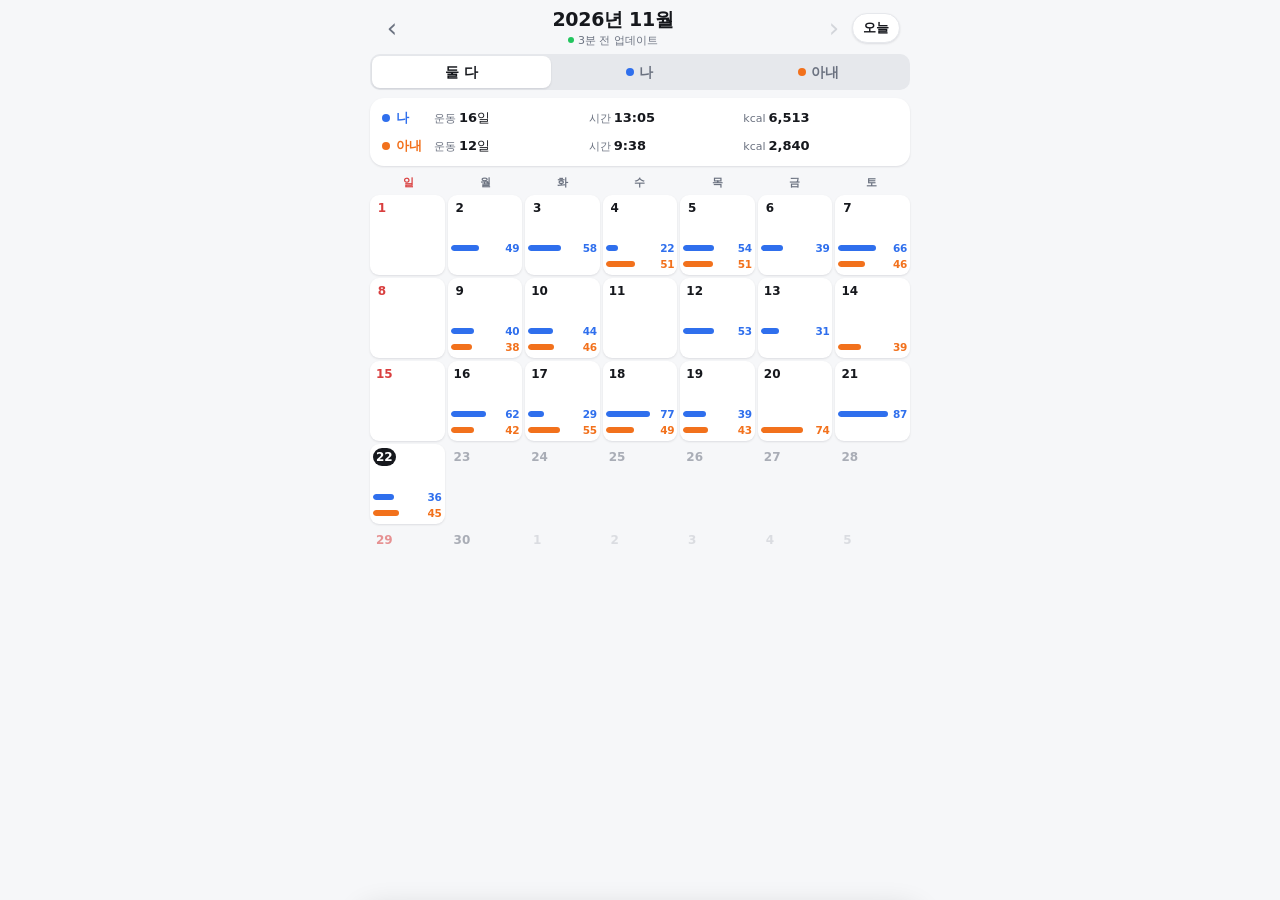
<file: mockup/index.html>
<!doctype html>
<html lang="ko">
<head>
  <meta charset="utf-8">
  <meta name="viewport" content="width=device-width, initial-scale=1, viewport-fit=cover">
  <meta name="robots" content="noindex, nofollow">
  <meta name="apple-mobile-web-app-capable" content="yes">
  <meta name="apple-mobile-web-app-status-bar-style" content="default">
  <meta name="apple-mobile-web-app-title" content="운동보드">
  <meta name="theme-color" content="#f6f7f9" media="(prefers-color-scheme: light)">
  <meta name="theme-color" content="#0e0f12" media="(prefers-color-scheme: dark)">
  <title>workoutBoard · 디자인 목업</title>
  <link rel="stylesheet" href="style.css">
</head>
<body>
  <div class="app" id="app">
    <header class="top">
      <div class="title-row">
        <button class="icon-btn" id="prev" aria-label="이전 달">‹</button>
        <div class="title">
          <h1 id="month-title">2026년 11월</h1>
          <p class="synced" id="synced">3분 전 업데이트</p>
        </div>
        <button class="icon-btn" id="next" aria-label="다음 달">›</button>
        <button class="today-btn" id="today">오늘</button>
      </div>
      <div class="segmented" role="tablist" id="filter">
        <button data-f="both" class="on">둘 다</button>
        <button data-f="me"><i class="sw me"></i>나</button>
        <button data-f="wife"><i class="sw wife"></i>아내</button>
      </div>
    </header>

    <section class="summary" id="summary"></section>

    <main class="cal">
      <div class="weekdays">
        <span class="sun">일</span><span>월</span><span>화</span><span>수</span><span>목</span><span>금</span><span>토</span>
      </div>
      <div class="grid" id="grid"></div>
    </main>

  </div>

  <!-- 날짜 상세 바텀시트 -->
  <div class="backdrop" id="backdrop"></div>
  <section class="sheet" id="sheet" aria-hidden="true">
    <div class="grabber"></div>
    <div class="sheet-head">
      <button class="icon-btn" id="day-prev" aria-label="전날">‹</button>
      <h2 id="sheet-title"></h2>
      <button class="icon-btn" id="day-next" aria-label="다음날">›</button>
      <button class="close" id="close" aria-label="닫기">✕</button>
    </div>
    <div class="sheet-body" id="sheet-body"></div>
  </section>

  <!-- 키 입력 화면 -->
  <section class="gate" id="gate" hidden>
    <div class="gate-card">
      <div class="logo">🏃‍♂️🧘‍♀️</div>
      <h1>운동보드</h1>
      <p>공유 키를 입력하면 이 기기에서는<br>다음부터 바로 열려요.</p>
      <form id="gate-form">
        <input id="gate-key" type="password" inputmode="text" autocomplete="current-password" placeholder="공유 키" aria-label="공유 키">
        <p class="gate-err" id="gate-err" hidden>키가 맞지 않아요. 다시 확인해 주세요.</p>
        <button type="submit">열기</button>
      </form>
    </div>
  </section>

  <!-- 목업 전용: ?demo=1 일 때만 보이는 다크 모드 전환 -->
  <div class="demo" id="demo" hidden>
    <button id="demo-theme">🌓</button>
  </div>

  <script type="module" src="app.js"></script>
</body>
</html>
</file>
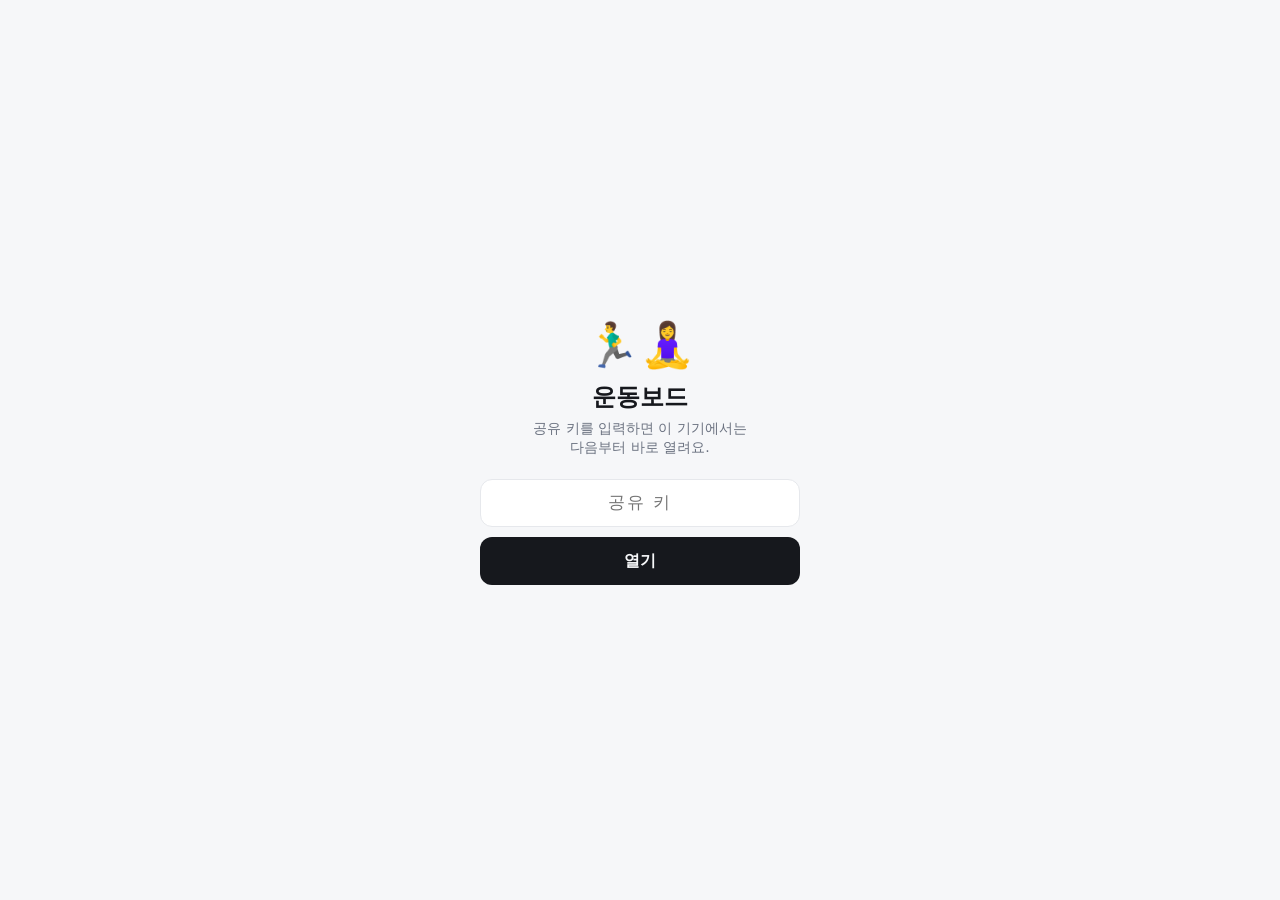
<file: web/index.html>
<!doctype html>
<html lang="ko">
<head>
  <meta charset="utf-8">
  <meta name="viewport" content="width=device-width, initial-scale=1, viewport-fit=cover">
  <meta name="robots" content="noindex, nofollow">
  <meta name="apple-mobile-web-app-capable" content="yes">
  <meta name="mobile-web-app-capable" content="yes">
  <meta name="apple-mobile-web-app-status-bar-style" content="default">
  <meta name="apple-mobile-web-app-title" content="운동보드">
  <meta name="theme-color" content="#f6f7f9" media="(prefers-color-scheme: light)">
  <meta name="theme-color" content="#0e0f12" media="(prefers-color-scheme: dark)">
  <title>운동보드</title>
  <link rel="manifest" href="manifest.webmanifest">
  <link rel="apple-touch-icon" href="icons/apple-touch-icon.png">
  <link rel="icon" type="image/png" href="icons/icon-192.png">
  <link rel="stylesheet" href="style.css">
</head>
<body>
  <div class="app" id="app">
    <header class="top">
      <div class="title-row">
        <button class="icon-btn" id="prev" aria-label="이전 달">‹</button>
        <div class="title">
          <h1 id="month-title"></h1>
          <button class="synced" id="synced" aria-label="지금 새로 고침"></button>
          <p class="notice" id="notice" hidden>이 기기에 키를 저장하지 못했어요</p>
        </div>
        <button class="icon-btn" id="next" aria-label="다음 달">›</button>
        <button class="today-btn" id="today">오늘</button>
      </div>
      <div class="segmented" role="tablist" id="filter"></div>
    </header>

    <section class="summary" id="summary"></section>

    <main class="cal">
      <div class="weekdays">
        <span class="sun">일</span><span>월</span><span>화</span><span>수</span><span>목</span><span>금</span><span>토</span>
      </div>
      <div class="grid" id="grid"></div>
    </main>
  </div>

  <!-- 날짜 상세 바텀시트 -->
  <div class="backdrop" id="backdrop"></div>
  <section class="sheet" id="sheet" aria-hidden="true">
    <div class="grabber"></div>
    <div class="sheet-head">
      <button class="icon-btn" id="day-prev" aria-label="전날">‹</button>
      <h2 id="sheet-title"></h2>
      <button class="icon-btn" id="day-next" aria-label="다음날">›</button>
      <button class="close" id="close" aria-label="닫기">✕</button>
    </div>
    <div class="sheet-body" id="sheet-body"></div>
  </section>

  <!-- 키 입력 화면 -->
  <section class="gate" id="gate" hidden>
    <div class="gate-card">
      <div class="logo">🏃‍♂️🧘‍♀️</div>
      <h1>운동보드</h1>
      <p>공유 키를 입력하면 이 기기에서는<br>다음부터 바로 열려요.</p>
      <form id="gate-form">
        <input id="gate-key" type="password" inputmode="text" autocomplete="current-password" placeholder="공유 키" aria-label="공유 키">
        <p class="gate-err" id="gate-err" hidden></p>
        <button type="submit" id="gate-btn">열기</button>
      </form>
    </div>
  </section>

  <script type="module" src="app.js"></script>
</body>
</html>
</file>
<file: mockup/style.css>
/* workoutBoard 디자인 목업
   기준 기기: iPhone SE 2세대 375×667 / iPhone 12 Pro 390×844 */

:root {
  --bg: #f6f7f9;
  --card: #ffffff;
  --text: #16181d;
  --sub: #6b7280;
  --faint: #e6e8ec;
  --cell: #ffffff;
  --sun: #d93f3f;
  --me: #2f6fed;
  --me-soft: rgba(47, 111, 237, .14);
  --wife: #f2711c;
  --wife-soft: rgba(242, 113, 28, .15);
  --today: #16181d;
  --today-text: #ffffff;
  --shadow: 0 1px 2px rgba(16, 24, 40, .06), 0 1px 3px rgba(16, 24, 40, .05);
  --sheet-shadow: 0 -8px 30px rgba(0, 0, 0, .16);
  --sat: env(safe-area-inset-top, 0px);
  --sab: env(safe-area-inset-bottom, 0px);
  color-scheme: light;
}

@media (prefers-color-scheme: dark) {
  :root:not([data-theme="light"]) {
    --bg: #0e0f12; --card: #191b20; --text: #f1f2f4; --sub: #9198a4; --faint: #2a2d34; --cell: #15171b;
    --sun: #ff6b6b; --me: #5b8eff; --me-soft: rgba(91, 142, 255, .2); --wife: #ff8c42; --wife-soft: rgba(255, 140, 66, .2);
    --today: #f1f2f4; --today-text: #0e0f12; --shadow: none; --sheet-shadow: 0 -8px 30px rgba(0, 0, 0, .6);
    color-scheme: dark;
  }
}
:root[data-theme="dark"] {
  --bg: #0e0f12; --card: #191b20; --text: #f1f2f4; --sub: #9198a4; --faint: #2a2d34; --cell: #15171b;
  --sun: #ff6b6b; --me: #5b8eff; --me-soft: rgba(91, 142, 255, .2); --wife: #ff8c42; --wife-soft: rgba(255, 140, 66, .2);
  --today: #f1f2f4; --today-text: #0e0f12; --shadow: none; --sheet-shadow: 0 -8px 30px rgba(0, 0, 0, .6);
  color-scheme: dark;
}

* { box-sizing: border-box; margin: 0; padding: 0; }
html, body { height: 100%; }
body {
  background: var(--bg);
  color: var(--text);
  font: 15px/1.35 -apple-system, BlinkMacSystemFont, "Apple SD Gothic Neo", "Pretendard", system-ui, sans-serif;
  -webkit-font-smoothing: antialiased;
  -webkit-tap-highlight-color: transparent;
  -webkit-text-size-adjust: 100%;
  font-variant-numeric: tabular-nums;
  overscroll-behavior-y: none;
}
button { font: inherit; color: inherit; background: none; border: 0; cursor: pointer; }

/* ── 전체 레이아웃: 화면 높이에 맞춰 달력이 늘었다 줄었다 한다 ── */
.app {
  min-height: 100dvh;
  display: flex;
  flex-direction: column;
  padding: calc(var(--sat) + 6px) max(10px, env(safe-area-inset-right)) calc(var(--sab) + 10px) max(10px, env(safe-area-inset-left));
  max-width: 560px;
  margin: 0 auto;
  gap: 8px;
}

/* ── 헤더 ── */
.title-row { display: flex; align-items: center; gap: 2px; min-height: 44px; }
.title { flex: 1; text-align: center; }
.title h1 { font-size: 19px; font-weight: 700; letter-spacing: -.3px; }
.synced { font-size: 11px; color: var(--sub); margin-top: 1px; }
.synced::before { content: ""; display: inline-block; width: 6px; height: 6px; border-radius: 50%; background: #22c55e; margin-right: 4px; vertical-align: 1px; }
.icon-btn {
  width: 44px; height: 44px; border-radius: 12px;
  font-size: 26px; line-height: 1; color: var(--sub);
  display: grid; place-items: center;
}
.icon-btn:active { background: var(--faint); }
.today-btn {
  position: absolute; right: max(10px, env(safe-area-inset-right));
  height: 30px; padding: 0 10px; border-radius: 15px;
  font-size: 13px; font-weight: 600; background: var(--card); box-shadow: var(--shadow);
  border: 1px solid var(--faint);
}
.top { position: relative; }
.title-row .today-btn { top: 7px; }
.title-row { padding-right: 54px; padding-left: 0; }

.segmented {
  display: grid; grid-template-columns: repeat(3, 1fr);
  background: var(--faint); border-radius: 10px; padding: 2px; margin-top: 4px;
}
.segmented button {
  height: 32px; border-radius: 8px; font-size: 14px; font-weight: 600; color: var(--sub);
  display: flex; align-items: center; justify-content: center; gap: 5px;
}
.segmented button.on { background: var(--card); color: var(--text); box-shadow: var(--shadow); }
.sw { width: 8px; height: 8px; border-radius: 50%; display: inline-block; }
.sw.me { background: var(--me); }
.sw.wife { background: var(--wife); }

/* ── 달력 ── */
.cal { display: flex; flex-direction: column; }
.weekdays { display: grid; grid-template-columns: repeat(7, 1fr); text-align: center; font-size: 11px; font-weight: 600; color: var(--sub); padding: 2px 0 4px; }
.weekdays .sun { color: var(--sun); }
.grid {
  flex: 1;
  display: grid;
  grid-template-columns: repeat(7, 1fr);
  --cellmin: 52px;
  /* 화면 높이에서 헤더·필터·요약(약 250px)을 뺀 만큼을 주 수로 나눈다. 52~80px 사이 */
  grid-template-rows: repeat(var(--rows, 6), clamp(var(--cellmin), calc((100dvh - 252px - var(--sat) - var(--sab)) / var(--rows, 6)), 80px));
  gap: 3px;
}
.day {
  position: relative;
  background: var(--cell);
  border-radius: 9px;
  padding: 4px 3px 4px;
  display: flex; flex-direction: column; align-items: stretch;
  text-align: left; min-width: 0; overflow: hidden;
  box-shadow: var(--shadow);
  transition: transform .08s;
}
.day:active { transform: scale(.96); }
.day.out { background: transparent; box-shadow: none; opacity: .35; }
.day.future { background: transparent; box-shadow: none; }
.day.future .num { color: var(--sub); opacity: .55; }
.day.sel { outline: 2px solid var(--text); outline-offset: -2px; }
.num {
  font-size: 12px; font-weight: 600; line-height: 18px; height: 18px; min-width: 18px;
  align-self: flex-start; text-align: center; border-radius: 9px; padding: 0 3px;
}
.day.sunday .num { color: var(--sun); }
.day.today .num { background: var(--today); color: var(--today-text); }

/* 달력 칸: 사람별 막대 + 분 (A안 확정) */
.bars { margin-top: auto; display: flex; flex-direction: column; gap: 3px; }
.bar { display: flex; align-items: center; gap: 2px; height: 13px; }
.bar .track { flex: 1; height: 6px; border-radius: 3px; background: transparent; overflow: hidden; }
.bar.me .track i { background: var(--me); }
.bar.wife .track i { background: var(--wife); }
.bar .track i { display: block; height: 100%; border-radius: 3px; min-width: 4px; }
.bar b { font-size: 10.5px; font-weight: 600; min-width: 15px; text-align: right; letter-spacing: -.3px; }
.bar.me b { color: var(--me); }
.bar.wife b { color: var(--wife); }
.bar.empty { visibility: hidden; }
.single .bar { height: 18px; }
.single .bar .track { height: 9px; border-radius: 5px; }
.single .bar b { font-size: 12px; }

/* ── 월 요약 ── */
.summary {
  background: var(--card); border-radius: 14px; box-shadow: var(--shadow);
  padding: 8px 12px; display: grid; gap: 4px;
}
.sum-row { display: grid; grid-template-columns: 52px 1fr 1fr 1fr; align-items: center; font-size: 13px; min-height: 24px; }
.sum-row .who { font-weight: 700; display: flex; align-items: center; gap: 6px; }
.sum-row .who.me { color: var(--me); }
.sum-row .who.wife { color: var(--wife); }
.sum-row span { white-space: nowrap; }
.sum-row small { color: var(--sub); font-size: 11px; margin-right: 3px; }
.sum-row strong { font-weight: 700; }

/* ── 바텀시트 ── */
.backdrop { position: fixed; inset: 0; background: rgba(0, 0, 0, .35); opacity: 0; pointer-events: none; transition: opacity .2s; z-index: 10; }
.backdrop.show { opacity: 1; pointer-events: auto; }
.sheet {
  position: fixed; left: 0; right: 0; bottom: 0; z-index: 11;
  max-width: 560px; margin: 0 auto;
  max-height: 74dvh; min-height: 40dvh;
  display: flex; flex-direction: column;
  background: var(--bg); border-radius: 18px 18px 0 0; box-shadow: var(--sheet-shadow);
  transform: translateY(105%); transition: transform .28s cubic-bezier(.2, .8, .2, 1);
  padding-bottom: calc(var(--sab) + 8px);
}
.sheet.show { transform: none; }
.grabber { width: 36px; height: 5px; border-radius: 3px; background: var(--faint); margin: 7px auto 0; }
.sheet-head { display: flex; align-items: center; padding: 0 6px; position: relative; }
.sheet-head h2 { flex: 1; text-align: center; font-size: 17px; font-weight: 700; }
.sheet-head { padding-left: 50px; }
.sheet-head .close {
  position: relative; width: 30px; height: 30px; margin: 0 7px 0 7px; border-radius: 50%;
  background: var(--faint); font-size: 13px; color: var(--sub); flex: none;
}
.sheet-head .close::after { content: ""; position: absolute; inset: -7px; } /* 터치 영역 44pt */
.sheet-body { overflow-y: auto; -webkit-overflow-scrolling: touch; padding: 4px 12px 8px; display: grid; gap: 14px; }

.person h3 { font-size: 14px; font-weight: 700; display: flex; align-items: center; gap: 6px; margin: 2px 2px 6px; }
.person h3 .meta { margin-left: auto; font-size: 12px; color: var(--sub); font-weight: 600; }
.person.me h3 .name { color: var(--me); }
.person.wife h3 .name { color: var(--wife); }
.wk {
  background: var(--card); border-radius: 14px; box-shadow: var(--shadow);
  padding: 10px 12px; display: grid; grid-template-columns: 40px 1fr; gap: 2px 10px; align-items: center;
  border-left: 4px solid transparent;
}
.wk + .wk { margin-top: 6px; }
.person.me .wk { border-left-color: var(--me); }
.person.wife .wk { border-left-color: var(--wife); }
.wk .ico { grid-row: span 2; width: 40px; height: 40px; border-radius: 12px; display: grid; place-items: center; font-size: 22px; }
.person.me .ico { background: var(--me-soft); }
.person.wife .ico { background: var(--wife-soft); }
.wk .name-line { display: flex; align-items: baseline; gap: 6px; min-width: 0; }
.wk .type { font-weight: 700; font-size: 15px; white-space: nowrap; overflow: hidden; text-overflow: ellipsis; }
.wk .time { color: var(--sub); font-size: 12px; margin-left: auto; white-space: nowrap; }
.wk .stats { display: flex; flex-wrap: wrap; gap: 4px 12px; font-size: 13px; }
.wk .stats span { white-space: nowrap; }
.wk .stats em { font-style: normal; color: var(--sub); font-size: 12px; margin-right: 2px; }
.wk .stats .na { color: var(--sub); }
.none { color: var(--sub); font-size: 13px; padding: 10px 12px; background: var(--card); border-radius: 14px; }

/* ── 키 입력 화면 ── */
.gate { position: fixed; inset: 0; z-index: 30; background: var(--bg); display: grid; place-items: center; padding: 24px; }
.gate[hidden] { display: none; }
.gate-card { width: 100%; max-width: 320px; text-align: center; }
.gate .logo { font-size: 44px; }
.gate h1 { font-size: 24px; margin: 6px 0 6px; }
.gate p { color: var(--sub); font-size: 14px; }
.gate form { margin-top: 22px; display: grid; gap: 10px; }
.gate input {
  height: 48px; border-radius: 12px; border: 1px solid var(--faint); background: var(--card); color: var(--text);
  padding: 0 14px; font-size: 17px; text-align: center; letter-spacing: 2px;
}
.gate input:focus { outline: 2px solid var(--me); border-color: transparent; }
.gate .gate-err { color: var(--sun); font-size: 13px; }
.gate button { height: 48px; border-radius: 12px; background: var(--text); color: var(--bg); font-weight: 700; font-size: 16px; }

/* ── 목업 전용 시안 전환 ── */
.demo { position: fixed; right: 10px; bottom: calc(var(--sab) + 96px); z-index: 20; display: flex; gap: 4px; background: rgba(0,0,0,.75); padding: 4px; border-radius: 12px; }
.demo[hidden] { display: none; }
.demo button { color: #fff; font-size: 12px; padding: 6px 8px; border-radius: 8px; }
.demo button.on { background: rgba(255,255,255,.25); }

/* 아주 낮은 화면(사파리 툴바가 있는 SE2 등): 셀 최소 높이를 조금 줄인다 */
@media (max-height: 600px) {
  .grid { --cellmin: 48px; gap: 2px; }
  .app { gap: 6px; }
}

/* 사파리 탭(홈 화면 앱이 아님)에서는 떠 있는 하단 툴바에 가리지 않게 여백을 둔다 */
@media not all and (display-mode: standalone) {
  .app { padding-bottom: calc(var(--sab) + 72px); }
}
</file>
<file: web/style.css>
/* 운동보드 (디자인 기준: mockup/ A안)
   기준 기기: iPhone SE 2세대 375×667 / iPhone 12 Pro 390×844 */

:root {
  --bg: #f6f7f9;
  --card: #ffffff;
  --text: #16181d;
  --sub: #6b7280;
  --faint: #e6e8ec;
  --cell: #ffffff;
  --sun: #d93f3f;
  --me: #2f6fed;
  --me-soft: rgba(47, 111, 237, .14);
  --wife: #f2711c;
  --wife-soft: rgba(242, 113, 28, .15);
  --today: #16181d;
  --today-text: #ffffff;
  --shadow: 0 1px 2px rgba(16, 24, 40, .06), 0 1px 3px rgba(16, 24, 40, .05);
  --sheet-shadow: 0 -8px 30px rgba(0, 0, 0, .16);
  --sat: env(safe-area-inset-top, 0px);
  --sab: env(safe-area-inset-bottom, 0px);
  color-scheme: light;
}

@media (prefers-color-scheme: dark) {
  :root:not([data-theme="light"]) {
    --bg: #0e0f12; --card: #191b20; --text: #f1f2f4; --sub: #9198a4; --faint: #2a2d34; --cell: #15171b;
    --sun: #ff6b6b; --me: #5b8eff; --me-soft: rgba(91, 142, 255, .2); --wife: #ff8c42; --wife-soft: rgba(255, 140, 66, .2);
    --today: #f1f2f4; --today-text: #0e0f12; --shadow: none; --sheet-shadow: 0 -8px 30px rgba(0, 0, 0, .6);
    color-scheme: dark;
  }
}
:root[data-theme="dark"] {
  --bg: #0e0f12; --card: #191b20; --text: #f1f2f4; --sub: #9198a4; --faint: #2a2d34; --cell: #15171b;
  --sun: #ff6b6b; --me: #5b8eff; --me-soft: rgba(91, 142, 255, .2); --wife: #ff8c42; --wife-soft: rgba(255, 140, 66, .2);
  --today: #f1f2f4; --today-text: #0e0f12; --shadow: none; --sheet-shadow: 0 -8px 30px rgba(0, 0, 0, .6);
  color-scheme: dark;
}

* { box-sizing: border-box; margin: 0; padding: 0; }
html, body { height: 100%; }
body {
  background: var(--bg);
  color: var(--text);
  font: 15px/1.35 -apple-system, BlinkMacSystemFont, "Apple SD Gothic Neo", "Pretendard", system-ui, sans-serif;
  -webkit-font-smoothing: antialiased;
  -webkit-tap-highlight-color: transparent;
  -webkit-text-size-adjust: 100%;
  font-variant-numeric: tabular-nums;
  overscroll-behavior-y: none;
}
button { font: inherit; color: inherit; background: none; border: 0; cursor: pointer; }

/* ── 전체 레이아웃: 화면 높이에 맞춰 달력이 늘었다 줄었다 한다 ── */
.app {
  min-height: 100dvh;
  display: flex;
  flex-direction: column;
  padding: calc(var(--sat) + 6px) max(10px, env(safe-area-inset-right)) calc(var(--sab) + 10px) max(10px, env(safe-area-inset-left));
  max-width: 560px;
  margin: 0 auto;
  gap: 8px;
}

/* ── 헤더 ── */
.title-row { display: flex; align-items: center; gap: 2px; min-height: 44px; }
.title { flex: 1; text-align: center; }
.title h1 { font-size: 19px; font-weight: 700; letter-spacing: -.3px; }
.synced { display: block; margin: 1px auto 0; font-size: 11px; line-height: 1.35; color: var(--sub); }
.synced.off::before, .synced.busy::before { background: #9ca3af; }
.synced.busy::before { animation: pulse 1s ease-in-out infinite; }
/* 키 저장 실패 알림: 눈에 띄지 않게 */
.notice { font-size: 11px; color: var(--sub); opacity: .8; }
.notice[hidden] { display: none; }
@keyframes pulse { 50% { opacity: .3; } }
.synced::before { content: ""; display: inline-block; width: 6px; height: 6px; border-radius: 50%; background: #22c55e; margin-right: 4px; vertical-align: 1px; }
.icon-btn {
  width: 44px; height: 44px; border-radius: 12px;
  font-size: 26px; line-height: 1; color: var(--sub);
  display: grid; place-items: center;
}
.icon-btn:active { background: var(--faint); }
.today-btn {
  position: absolute; right: max(10px, env(safe-area-inset-right));
  height: 30px; padding: 0 10px; border-radius: 15px;
  font-size: 13px; font-weight: 600; background: var(--card); box-shadow: var(--shadow);
  border: 1px solid var(--faint);
}
.top { position: relative; }
.title-row .today-btn { top: 7px; }
.title-row { padding-right: 54px; padding-left: 0; }

.segmented {
  display: grid; grid-template-columns: repeat(3, 1fr);
  background: var(--faint); border-radius: 10px; padding: 2px; margin-top: 4px;
}
.segmented button {
  height: 32px; border-radius: 8px; font-size: 14px; font-weight: 600; color: var(--sub);
  display: flex; align-items: center; justify-content: center; gap: 5px;
}
.segmented button.on { background: var(--card); color: var(--text); box-shadow: var(--shadow); }
.sw { width: 8px; height: 8px; border-radius: 50%; display: inline-block; }
.sw.me { background: var(--me); }
.sw.wife { background: var(--wife); }

/* ── 달력 ── */
.cal { display: flex; flex-direction: column; }
.weekdays { display: grid; grid-template-columns: repeat(7, 1fr); text-align: center; font-size: 11px; font-weight: 600; color: var(--sub); padding: 2px 0 4px; }
.weekdays .sun { color: var(--sun); }
.grid {
  flex: 1;
  display: grid;
  grid-template-columns: repeat(7, 1fr);
  --cellmin: 56px; /* 날짜 18 + 막대 2줄(13*2+3) + 위아래 패딩 8 = 55 → 잘리지 않는 최소 높이 */
  /* 화면 높이에서 헤더·필터·요약(약 250px)을 뺀 만큼을 주 수로 나눈다. 56~80px 사이. 아주 낮은 화면은 페이지가 스크롤된다 */
  grid-template-rows: repeat(var(--rows, 6), clamp(var(--cellmin), calc((100dvh - 252px - var(--sat) - var(--sab)) / var(--rows, 6)), 80px));
  gap: 3px;
}
.day {
  position: relative;
  background: var(--cell);
  border-radius: 9px;
  padding: 4px 3px 4px;
  display: flex; flex-direction: column; align-items: stretch;
  text-align: left; min-width: 0; overflow: hidden;
  box-shadow: var(--shadow);
  transition: transform .08s;
}
.day:active { transform: scale(.96); }
.day.out { background: transparent; box-shadow: none; opacity: .35; }
.day.future { background: transparent; box-shadow: none; }
.day.future .num { color: var(--sub); opacity: .55; }
.day.sel { outline: 2px solid var(--text); outline-offset: -2px; }
.num {
  font-size: 12px; font-weight: 600; line-height: 18px; height: 18px; min-width: 18px;
  align-self: flex-start; text-align: center; border-radius: 9px; padding: 0 3px;
}
.day.sunday .num { color: var(--sun); }
.day.today .num { background: var(--today); color: var(--today-text); }

/* 달력 칸: 사람별 막대 + 분 (A안 확정) */
.bars { margin-top: auto; display: flex; flex-direction: column; gap: 3px; }
.bar { display: flex; align-items: center; gap: 2px; height: 13px; }
.bar .track { flex: 1; height: 6px; border-radius: 3px; background: transparent; overflow: hidden; }
.bar.me .track i { background: var(--me); }
.bar.wife .track i { background: var(--wife); }
.bar .track i { display: block; height: 100%; border-radius: 3px; min-width: 4px; }
.bar b { font-size: 11px; line-height: 13px; font-weight: 600; min-width: 17px; text-align: right; letter-spacing: -.3px; }
.bar.me b { color: var(--me); }
.bar.wife b { color: var(--wife); }
.bar.empty { visibility: hidden; }
.single .bar { height: 18px; }
.single .bar .track { height: 9px; border-radius: 5px; }
.single .bar b { font-size: 12px; }

/* ── 월 요약 ── */
.summary {
  background: var(--card); border-radius: 14px; box-shadow: var(--shadow);
  padding: 8px 12px; display: grid; gap: 4px;
}
.sum-row { display: grid; grid-template-columns: 52px 1fr 1fr 1fr; align-items: center; font-size: 13px; min-height: 24px; }
.sum-row .who { font-weight: 700; display: flex; align-items: center; gap: 6px; }
.sum-row .who.me { color: var(--me); }
.sum-row .who.wife { color: var(--wife); }
.sum-row span { white-space: nowrap; }
.sum-row small { color: var(--sub); font-size: 11px; margin-right: 3px; }
.sum-row strong { font-weight: 700; }

/* ── 바텀시트 ── */
.backdrop { position: fixed; inset: 0; background: rgba(0, 0, 0, .35); opacity: 0; pointer-events: none; transition: opacity .2s; z-index: 10; }
.backdrop.show { opacity: 1; pointer-events: auto; }
.sheet {
  position: fixed; left: 0; right: 0; bottom: 0; z-index: 11;
  max-width: 560px; margin: 0 auto;
  max-height: 74dvh; min-height: 40dvh;
  display: flex; flex-direction: column;
  background: var(--bg); border-radius: 18px 18px 0 0; box-shadow: var(--sheet-shadow);
  transform: translateY(105%); transition: transform .28s cubic-bezier(.2, .8, .2, 1);
  padding-bottom: calc(var(--sab) + 8px);
}
.sheet.show { transform: none; }
.grabber { width: 36px; height: 5px; border-radius: 3px; background: var(--faint); margin: 7px auto 0; }
.sheet-head { display: flex; align-items: center; padding: 0 6px; position: relative; }
.sheet-head h2 { flex: 1; text-align: center; font-size: 17px; font-weight: 700; }
.sheet-head { padding-left: 50px; }
.sheet-head .close {
  position: relative; width: 30px; height: 30px; margin: 0 7px 0 7px; border-radius: 50%;
  background: var(--faint); font-size: 13px; color: var(--sub); flex: none;
}
.sheet-head .close::after { content: ""; position: absolute; inset: -7px; } /* 터치 영역 44pt */
.sheet-body { overflow-y: auto; -webkit-overflow-scrolling: touch; padding: 4px 12px 8px; display: grid; gap: 14px; }

.person h3 { font-size: 14px; font-weight: 700; display: flex; align-items: center; gap: 6px; margin: 2px 2px 6px; }
.person h3 .meta { margin-left: auto; font-size: 12px; color: var(--sub); font-weight: 600; }
.person.me h3 .name { color: var(--me); }
.person.wife h3 .name { color: var(--wife); }
.wk {
  background: var(--card); border-radius: 14px; box-shadow: var(--shadow);
  padding: 10px 12px; display: grid; grid-template-columns: 40px 1fr; gap: 2px 10px; align-items: center;
  border-left: 4px solid transparent;
}
.wk + .wk { margin-top: 6px; }
.person.me .wk { border-left-color: var(--me); }
.person.wife .wk { border-left-color: var(--wife); }
.wk .ico { grid-row: span 2; width: 40px; height: 40px; border-radius: 12px; display: grid; place-items: center; font-size: 22px; }
.person.me .ico { background: var(--me-soft); }
.person.wife .ico { background: var(--wife-soft); }
.wk .name-line { display: flex; align-items: baseline; gap: 6px; min-width: 0; }
.wk .type { font-weight: 700; font-size: 15px; white-space: nowrap; overflow: hidden; text-overflow: ellipsis; }
.wk .time { color: var(--sub); font-size: 12px; margin-left: auto; white-space: nowrap; }
.wk .stats { display: flex; flex-wrap: wrap; gap: 4px 12px; font-size: 13px; }
.wk .stats span { white-space: nowrap; }
.wk .stats em { font-style: normal; color: var(--sub); font-size: 12px; margin-right: 2px; }
.wk .stats .na { color: var(--sub); }
.none { color: var(--sub); font-size: 13px; padding: 10px 12px; background: var(--card); border-radius: 14px; }

/* ── 키 입력 화면 ── */
.gate { position: fixed; inset: 0; z-index: 30; background: var(--bg); display: grid; place-items: center; padding: 24px; }
.gate[hidden] { display: none; }
.gate-card { width: 100%; max-width: 320px; text-align: center; }
.gate .logo { font-size: 44px; }
.gate h1 { font-size: 24px; margin: 6px 0 6px; }
.gate p { color: var(--sub); font-size: 14px; }
.gate form { margin-top: 22px; display: grid; gap: 10px; }
.gate input {
  height: 48px; border-radius: 12px; border: 1px solid var(--faint); background: var(--card); color: var(--text);
  padding: 0 14px; font-size: 17px; text-align: center; letter-spacing: 2px;
}
.gate input:focus { outline: 2px solid var(--me); border-color: transparent; }
.gate .gate-err { color: var(--sun); font-size: 13px; }
.gate button:disabled { opacity: .5; }
.gate button { height: 48px; border-radius: 12px; background: var(--text); color: var(--bg); font-weight: 700; font-size: 16px; }

/* 사파리 탭(홈 화면 앱이 아님)에서는 떠 있는 하단 툴바에 가리지 않게 여백을 둔다 */
@media not all and (display-mode: standalone) {
  .app { padding-bottom: calc(var(--sab) + 72px); }
}
</file>
